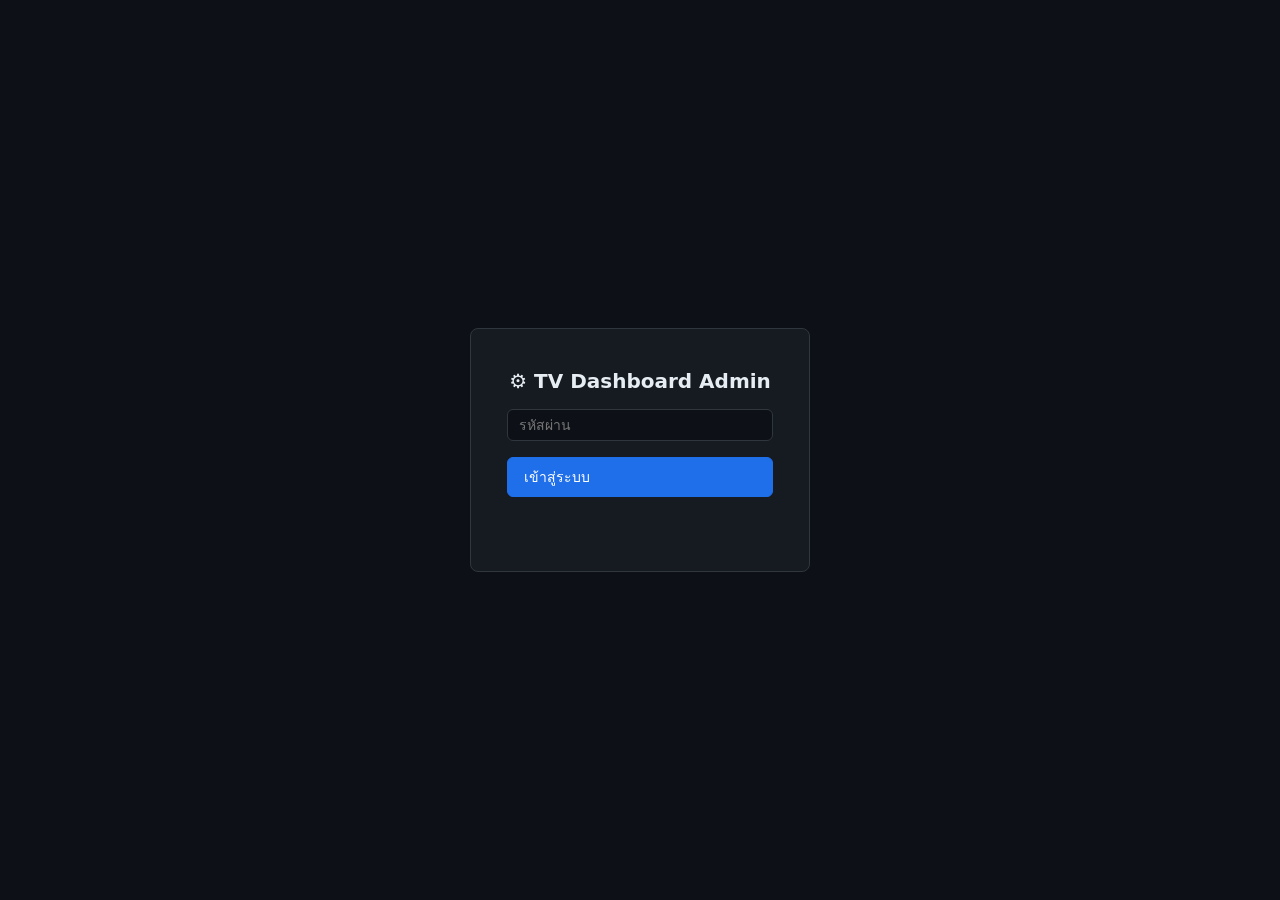
<file: frontend/admin/index.html>
<!DOCTYPE html>
<html lang="th">
<head>
  <meta charset="UTF-8">
  <meta name="viewport" content="width=device-width, initial-scale=1.0">
  <title>Admin — TV Dashboard</title>
  <style>
    *, *::before, *::after { box-sizing: border-box; margin: 0; padding: 0; }

    :root {
      --bg:       #0d1117;
      --surface:  #161b22;
      --border:   #30363d;
      --text:     #e6edf3;
      --muted:    #8b949e;
      --accent:   #1f6feb;
      --success:  #238636;
      --danger:   #da3633;
      --radius:   8px;
    }

    body {
      background: var(--bg);
      color: var(--text);
      font-family: 'Segoe UI', system-ui, -apple-system, sans-serif;
      font-size: 15px;
      min-height: 100vh;
    }

    /* ── Login ── */
    #login-screen {
      display: flex;
      flex-direction: column;
      align-items: center;
      justify-content: center;
      min-height: 100vh;
      gap: 16px;
    }

    #login-box {
      background: var(--surface);
      border: 1px solid var(--border);
      border-radius: var(--radius);
      padding: 40px 36px;
      width: 340px;
      display: flex;
      flex-direction: column;
      gap: 16px;
    }

    #login-box h1 {
      font-size: 20px;
      font-weight: 600;
      text-align: center;
    }

    #login-error {
      color: var(--danger);
      font-size: 13px;
      text-align: center;
      min-height: 18px;
    }

    /* ── Config screen ── */
    #config-screen { display: none; }

    header {
      background: var(--surface);
      border-bottom: 1px solid var(--border);
      padding: 14px 28px;
      display: flex;
      align-items: center;
      justify-content: space-between;
    }

    header h1 { font-size: 18px; font-weight: 600; }

    main {
      max-width: 760px;
      margin: 0 auto;
      padding: 32px 20px 60px;
      display: flex;
      flex-direction: column;
      gap: 28px;
    }

    .card {
      background: var(--surface);
      border: 1px solid var(--border);
      border-radius: var(--radius);
      padding: 24px;
    }

    .card h2 {
      font-size: 15px;
      font-weight: 600;
      color: var(--muted);
      text-transform: uppercase;
      letter-spacing: .5px;
      margin-bottom: 20px;
      padding-bottom: 12px;
      border-bottom: 1px solid var(--border);
    }

    .field-row {
      display: flex;
      align-items: center;
      gap: 12px;
      margin-bottom: 16px;
    }

    .field-row label {
      width: 240px;
      flex-shrink: 0;
      font-size: 14px;
    }

    .field-row small {
      display: block;
      color: var(--muted);
      font-size: 12px;
      margin-top: 4px;
    }

    /* ── Inputs ── */
    input[type="text"],
    input[type="password"],
    input[type="date"],
    input[type="number"] {
      background: var(--bg);
      border: 1px solid var(--border);
      border-radius: 6px;
      color: var(--text);
      font-size: 14px;
      padding: 7px 11px;
      outline: none;
      transition: border-color .15s;
    }

    input[type="text"]:focus,
    input[type="password"]:focus,
    input[type="date"]:focus,
    input[type="number"]:focus { border-color: var(--accent); }

    input[type="date"] { width: 160px; }
    input[type="number"] { width: 80px; text-align: center; }
    input[type="color"] {
      width: 36px; height: 32px;
      border: 1px solid var(--border);
      border-radius: 6px;
      padding: 2px;
      background: var(--bg);
      cursor: pointer;
    }

    /* ── Buttons ── */
    .btn {
      display: inline-flex;
      align-items: center;
      gap: 6px;
      padding: 8px 16px;
      border-radius: 6px;
      border: 1px solid transparent;
      font-size: 14px;
      font-weight: 500;
      cursor: pointer;
      transition: opacity .15s;
    }
    .btn:hover { opacity: .85; }
    .btn:active { opacity: .7; }

    .btn-primary  { background: var(--accent);  color: #fff; border-color: var(--accent); }
    .btn-success  { background: var(--success); color: #fff; border-color: var(--success); }
    .btn-danger   { background: transparent;    color: var(--danger); border-color: var(--danger); }
    .btn-ghost    { background: transparent;    color: var(--text);   border-color: var(--border); }
    .btn-sm       { padding: 4px 10px; font-size: 13px; }
    .btn-logout   { background: transparent; color: var(--muted); border-color: var(--border); padding: 6px 14px; }

    /* ── Routes list ── */
    #routes-list { display: flex; flex-direction: column; gap: 10px; }

    .route-row {
      display: flex;
      align-items: center;
      gap: 10px;
      background: var(--bg);
      border: 1px solid var(--border);
      border-radius: 6px;
      padding: 10px 12px;
    }

    .route-row .drag-handle {
      color: var(--muted);
      cursor: grab;
      font-size: 16px;
      user-select: none;
      flex-shrink: 0;
    }

    .route-row input[type="text"] { flex: 1; min-width: 0; }
    .route-row .icon-input        { width: 56px; text-align: center; font-size: 18px; }

    .route-row .move-btns {
      display: flex;
      flex-direction: column;
      gap: 2px;
    }

    .move-btn {
      background: transparent;
      border: 1px solid var(--border);
      border-radius: 4px;
      color: var(--muted);
      cursor: pointer;
      font-size: 11px;
      line-height: 1;
      padding: 2px 5px;
      transition: color .15s;
    }
    .move-btn:hover { color: var(--text); }

    /* ── Save bar ── */
    #save-bar {
      position: fixed;
      bottom: 0; left: 0; right: 0;
      background: var(--surface);
      border-top: 1px solid var(--border);
      padding: 14px 28px;
      display: flex;
      align-items: center;
      justify-content: flex-end;
      gap: 16px;
    }

    #save-status {
      font-size: 13px;
      color: var(--success);
    }

    #save-status.error { color: var(--danger); }
  </style>
</head>
<body>

<!-- ── Login ── -->
<div id="login-screen">
  <div id="login-box">
    <h1>⚙ TV Dashboard Admin</h1>
    <input type="password" id="pw-input" placeholder="รหัสผ่าน" onkeydown="if(event.key==='Enter')login()">
    <button class="btn btn-primary" onclick="login()">เข้าสู่ระบบ</button>
    <div id="login-error"></div>
  </div>
</div>

<!-- ── Config ── -->
<div id="config-screen">
  <header>
    <h1>⚙ ตั้งค่าระบบ — TV Dashboard</h1>
    <button class="btn btn-logout" onclick="logout()">ออกจากระบบ</button>
  </header>

  <main>
    <!-- Date From -->
    <div class="card">
      <h2>ช่วงเวลาข้อมูล</h2>
      <div class="field-row">
        <label>
          วันที่เริ่มต้น (DATE_FROM)
          <small>TV ทุกหน้าจะดึงข้อมูลตั้งแต่วันนี้ เปลี่ยนต้นเดือนใหม่ทุกครั้ง</small>
        </label>
        <input type="date" id="date-from">
      </div>
    </div>

    <!-- Sales TV -->
    <div class="card">
      <h2>Sales TV</h2>
      <div class="field-row">
        <label>
          ซ่อน SO ที่ทำบิลแล้วหลัง
          <small>SO ที่ mark "ทำบิลจริงแล้ว" จะหายออกจาก TV หลังจากเวลานี้</small>
        </label>
        <input type="number" id="billed-hours" min="1" max="168" value="24">
        <span style="color:var(--muted);font-size:14px">ชั่วโมง</span>
      </div>
    </div>

    <!-- Routes -->
    <div class="card">
      <h2>เส้นทางจัดส่ง</h2>
      <div id="routes-list"></div>
      <div style="margin-top:14px">
        <button class="btn btn-ghost" onclick="addRoute()">+ เพิ่มเส้นทาง</button>
      </div>
    </div>
  </main>

  <div id="save-bar">
    <span id="save-status"></span>
    <button class="btn btn-success" onclick="saveConfig()">💾 บันทึกการตั้งค่า</button>
  </div>
</div>

<script>
  const TOKEN_KEY = 'admin_token';
  let token = sessionStorage.getItem(TOKEN_KEY) || '';

  // ── Auth ──────────────────────────────────────────────────────────────────

  async function login() {
    const pw = document.getElementById('pw-input').value;
    const err = document.getElementById('login-error');
    err.textContent = '';
    try {
      const res = await fetch('/api/admin/login', {
        method: 'POST',
        headers: { 'Content-Type': 'application/json' },
        body: JSON.stringify({ password: pw }),
      });
      if (!res.ok) { err.textContent = 'รหัสผ่านไม่ถูกต้อง'; return; }
      const data = await res.json();
      token = data.token;
      sessionStorage.setItem(TOKEN_KEY, token);
      showConfig();
    } catch {
      err.textContent = 'เชื่อมต่อ server ไม่ได้';
    }
  }

  function logout() {
    sessionStorage.removeItem(TOKEN_KEY);
    token = '';
    document.getElementById('login-screen').style.display = 'flex';
    document.getElementById('config-screen').style.display = 'none';
    document.getElementById('pw-input').value = '';
  }

  // ── Load config ───────────────────────────────────────────────────────────

  async function showConfig() {
    document.getElementById('login-screen').style.display = 'none';
    document.getElementById('config-screen').style.display = 'block';
    await loadConfig();
  }

  async function loadConfig() {
    try {
      const res = await fetch('/api/admin/config', {
        headers: { 'X-Admin-Token': token },
      });
      if (res.status === 401) { logout(); return; }
      const cfg = await res.json();
      document.getElementById('date-from').value = cfg.date_from || '';
      document.getElementById('billed-hours').value = cfg.billed_hide_hours ?? 24;
      renderRoutes(cfg.routes || []);
    } catch {
      setStatus('โหลด config ไม่ได้', true);
    }
  }

  // ── Routes ────────────────────────────────────────────────────────────────

  function renderRoutes(routes) {
    const list = document.getElementById('routes-list');
    list.innerHTML = '';
    routes.forEach((r, i) => list.appendChild(makeRouteRow(r, i, routes.length)));
  }

  function makeRouteRow(r, idx, total) {
    const row = document.createElement('div');
    row.className = 'route-row';
    row.dataset.idx = idx;

    row.innerHTML = `
      <span class="drag-handle" title="ลาก">⠿</span>
      <input type="text" class="r-name" placeholder="ชื่อเส้นทาง" value="${escHtml(r.name)}">
      <input type="color" class="r-color" value="${r.color || '#555555'}" title="สี">
      <input type="text" class="r-icon icon-input" placeholder="🏙️" value="${escHtml(r.icon || '')}">
      <div class="move-btns">
        <button class="move-btn" onclick="moveRoute(${idx},-1)" ${idx===0?'disabled':''}>▲</button>
        <button class="move-btn" onclick="moveRoute(${idx}, 1)" ${idx===total-1?'disabled':''}>▼</button>
      </div>
      <button class="btn btn-danger btn-sm" onclick="removeRoute(${idx})">ลบ</button>
    `;
    return row;
  }

  function getRoutes() {
    return [...document.querySelectorAll('.route-row')].map(row => ({
      name:  row.querySelector('.r-name').value.trim(),
      color: row.querySelector('.r-color').value,
      icon:  row.querySelector('.r-icon').value.trim(),
    }));
  }

  function addRoute() {
    const routes = getRoutes();
    routes.push({ name: '', color: '#555555', icon: '📦' });
    renderRoutes(routes);
  }

  function removeRoute(idx) {
    const routes = getRoutes();
    routes.splice(idx, 1);
    renderRoutes(routes);
  }

  function moveRoute(idx, dir) {
    const routes = getRoutes();
    const target = idx + dir;
    if (target < 0 || target >= routes.length) return;
    [routes[idx], routes[target]] = [routes[target], routes[idx]];
    renderRoutes(routes);
  }

  // ── Save ──────────────────────────────────────────────────────────────────

  async function saveConfig() {
    setStatus('');
    const routes = getRoutes().filter(r => r.name);
    if (!routes.length) { setStatus('ต้องมีเส้นทางอย่างน้อย 1 เส้นทาง', true); return; }

    const body = {
      date_from:         document.getElementById('date-from').value,
      billed_hide_hours: parseInt(document.getElementById('billed-hours').value) || 24,
      routes,
    };

    if (!body.date_from) { setStatus('กรุณาเลือกวันที่เริ่มต้น', true); return; }

    try {
      const res = await fetch('/api/admin/config', {
        method: 'POST',
        headers: { 'Content-Type': 'application/json', 'X-Admin-Token': token },
        body: JSON.stringify(body),
      });
      if (res.status === 401) { logout(); return; }
      if (!res.ok) { setStatus('บันทึกไม่สำเร็จ', true); return; }
      setStatus('✓ บันทึกเรียบร้อย');
      setTimeout(() => setStatus(''), 3000);
    } catch {
      setStatus('เชื่อมต่อ server ไม่ได้', true);
    }
  }

  function setStatus(msg, isError = false) {
    const el = document.getElementById('save-status');
    el.textContent = msg;
    el.className = isError ? 'error' : '';
  }

  function escHtml(s) {
    return String(s).replace(/&/g,'&amp;').replace(/"/g,'&quot;').replace(/</g,'&lt;');
  }

  // ── Init ──────────────────────────────────────────────────────────────────

  if (token) {
    showConfig();
  }
</script>
</body>
</html>
</file>
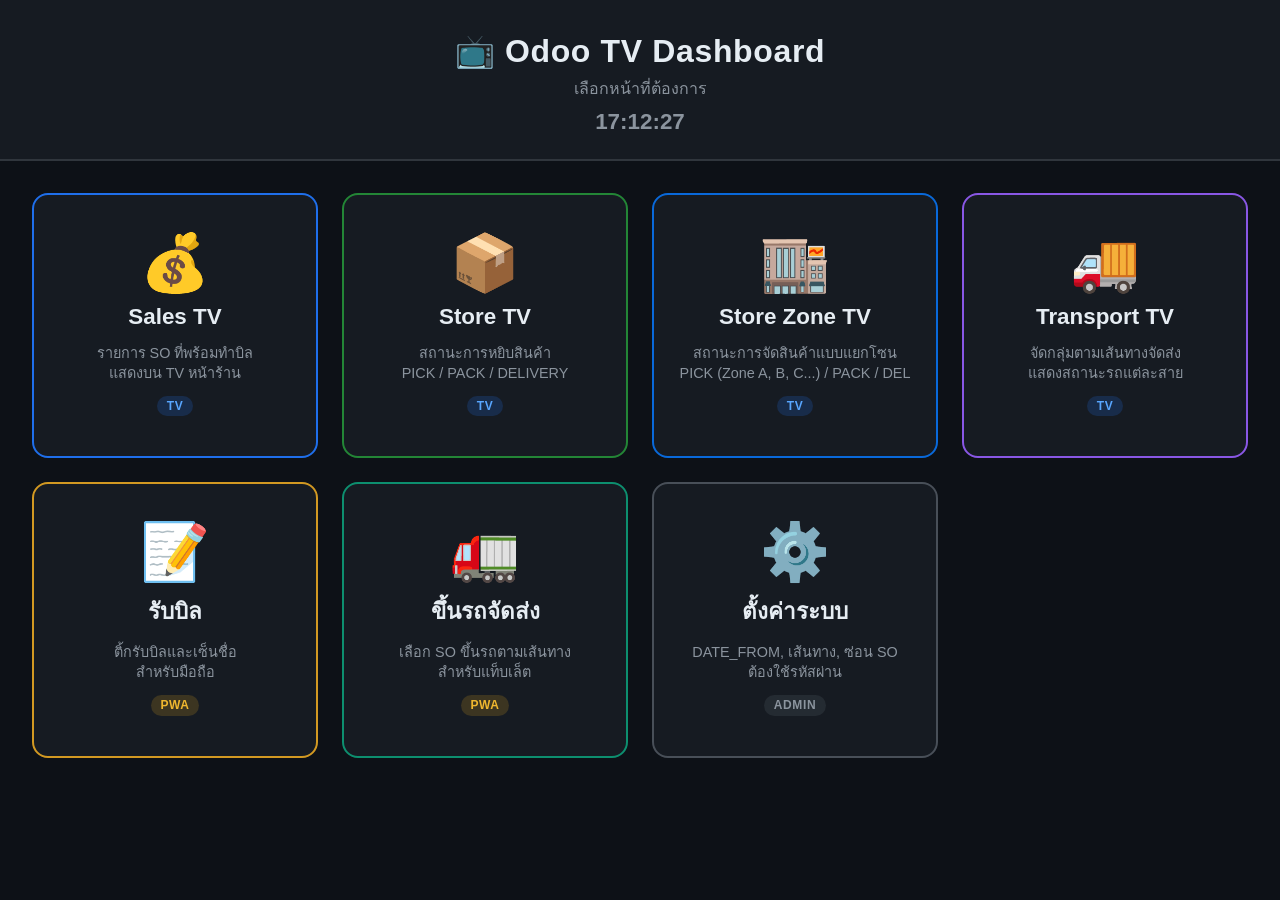
<file: frontend/home/index.html>
<!DOCTYPE html>
<html lang="th">
<head>
  <meta charset="UTF-8">
  <meta name="viewport" content="width=device-width, initial-scale=1.0">
  <title>Odoo TV Dashboard</title>
  <style>
    :root {
      --bg: #0d1117;
      --surface: #161b22;
      --border: #30363d;
      --text: #e6edf3;
      --muted: #8b949e;
    }

    * { box-sizing: border-box; margin: 0; padding: 0; }

    body {
      background: var(--bg);
      color: var(--text);
      font-family: 'Segoe UI', Tahoma, sans-serif;
      min-height: 100vh;
      display: flex;
      flex-direction: column;
    }

    header {
      padding: 2rem 2rem 1.5rem;
      text-align: center;
      background: var(--surface);
      border-bottom: 2px solid #30363d;
    }

    header h1 {
      font-size: 2rem;
      font-weight: 700;
      color: var(--text);
      letter-spacing: 0.02em;
    }

    header p {
      margin-top: 0.4rem;
      color: var(--muted);
      font-size: 1rem;
    }

    #clock {
      margin-top: 0.5rem;
      font-size: 1.4rem;
      font-weight: bold;
      font-variant-numeric: tabular-nums;
      color: var(--muted);
    }

    main {
      flex: 1;
      display: grid;
      grid-template-columns: repeat(auto-fit, minmax(280px, 1fr));
      gap: 1.5rem;
      padding: 2rem;
      max-width: 1400px;
      width: 100%;
      margin: 0 auto;
      align-content: start;
    }

    a.card {
      display: flex;
      flex-direction: column;
      align-items: center;
      justify-content: center;
      gap: 0.8rem;
      padding: 2.5rem 1.5rem;
      background: var(--surface);
      border: 2px solid var(--border);
      border-radius: 16px;
      text-decoration: none;
      color: var(--text);
      transition: transform 0.15s, border-color 0.15s, box-shadow 0.15s;
      cursor: pointer;
      min-height: 200px;
    }

    a.card:hover {
      transform: translateY(-4px);
      box-shadow: 0 8px 32px rgba(0,0,0,0.4);
    }

    a.card:active {
      transform: translateY(-1px);
    }

    /* สีต่างกันแต่ละ card */
    a.card.sales  { border-color: #1f6feb; }
    a.card.sales:hover  { border-color: #58a6ff; box-shadow: 0 8px 32px rgba(31,111,235,0.3); }

    a.card.store  { border-color: #238636; }
    a.card.store:hover  { border-color: #3fb950; box-shadow: 0 8px 32px rgba(35,134,54,0.3); }

    a.card.store-zone  { border-color: #0969da; }
    a.card.store-zone:hover  { border-color: #58a6ff; box-shadow: 0 8px 32px rgba(9,105,218,0.35); }

    a.card.transport { border-color: #8957e5; }
    a.card.transport:hover { border-color: #a371f7; box-shadow: 0 8px 32px rgba(137,87,229,0.3); }

    a.card.mobile { border-color: #d29922; }
    a.card.mobile:hover { border-color: #f0b72f; box-shadow: 0 8px 32px rgba(210,153,34,0.3); }

    a.card.tablet { border-color: #0d8f6f; }
    a.card.tablet:hover { border-color: #1abc9c; box-shadow: 0 8px 32px rgba(13,143,111,0.3); }

    a.card.admin { border-color: #484f58; }
    a.card.admin:hover { border-color: #8b949e; box-shadow: 0 8px 32px rgba(72,79,88,0.3); }

    .card-icon {
      font-size: 3.5rem;
      line-height: 1;
    }

    .card-title {
      font-size: 1.4rem;
      font-weight: 700;
      text-align: center;
    }

    .card-desc {
      font-size: 0.9rem;
      color: var(--muted);
      text-align: center;
      line-height: 1.4;
    }

    .card-badge {
      font-size: 0.75rem;
      padding: 0.2rem 0.6rem;
      border-radius: 20px;
      font-weight: 600;
      letter-spacing: 0.05em;
      text-transform: uppercase;
    }

    .badge-tv      { background: rgba(31,111,235,0.2);  color: #58a6ff; }
    .badge-pwa     { background: rgba(210,153,34,0.2);  color: #f0b72f; }
    .badge-admin   { background: rgba(72,79,88,0.3);    color: #8b949e; }
  </style>
</head>
<body>
  <header>
    <h1>📺 Odoo TV Dashboard</h1>
    <p>เลือกหน้าที่ต้องการ</p>
    <div id="clock"></div>
  </header>

  <main>
    <a class="card sales" href="/sales">
      <div class="card-icon">💰</div>
      <div class="card-title">Sales TV</div>
      <div class="card-desc">รายการ SO ที่พร้อมทำบิล<br>แสดงบน TV หน้าร้าน</div>
      <span class="card-badge badge-tv">TV</span>
    </a>

    <a class="card store" href="/store">
      <div class="card-icon">📦</div>
      <div class="card-title">Store TV</div>
      <div class="card-desc">สถานะการหยิบสินค้า<br>PICK / PACK / DELIVERY</div>
      <span class="card-badge badge-tv">TV</span>
    </a>

    <a class="card store-zone" href="/store-zone">
      <div class="card-icon">🏬</div>
      <div class="card-title">Store Zone TV</div>
      <div class="card-desc">สถานะการจัดสินค้าแบบแยกโซน<br>PICK (Zone A, B, C...) / PACK / DEL</div>
      <span class="card-badge badge-tv">TV</span>
    </a>

    <a class="card transport" href="/transport">
      <div class="card-icon">🚚</div>
      <div class="card-title">Transport TV</div>
      <div class="card-desc">จัดกลุ่มตามเส้นทางจัดส่ง<br>แสดงสถานะรถแต่ละสาย</div>
      <span class="card-badge badge-tv">TV</span>
    </a>

    <a class="card mobile" href="/mobile/receive-bill">
      <div class="card-icon">📝</div>
      <div class="card-title">รับบิล</div>
      <div class="card-desc">ติ้กรับบิลและเซ็นชื่อ<br>สำหรับมือถือ</div>
      <span class="card-badge badge-pwa">PWA</span>
    </a>

    <a class="card tablet" href="/tablet/dispatch">
      <div class="card-icon">🚛</div>
      <div class="card-title">ขึ้นรถจัดส่ง</div>
      <div class="card-desc">เลือก SO ขึ้นรถตามเส้นทาง<br>สำหรับแท็บเล็ต</div>
      <span class="card-badge badge-pwa">PWA</span>
    </a>

    <a class="card admin" href="/admin">
      <div class="card-icon">⚙️</div>
      <div class="card-title">ตั้งค่าระบบ</div>
      <div class="card-desc">DATE_FROM, เส้นทาง, ซ่อน SO<br>ต้องใช้รหัสผ่าน</div>
      <span class="card-badge badge-admin">ADMIN</span>
    </a>
  </main>

  <script>
    function updateClock() {
      const now = new Date();
      document.getElementById('clock').textContent = now.toLocaleTimeString('th-TH', {
        hour: '2-digit', minute: '2-digit', second: '2-digit', hour12: false
      });
    }
    updateClock();
    setInterval(updateClock, 1000);
  </script>
</body>
</html>
</file>
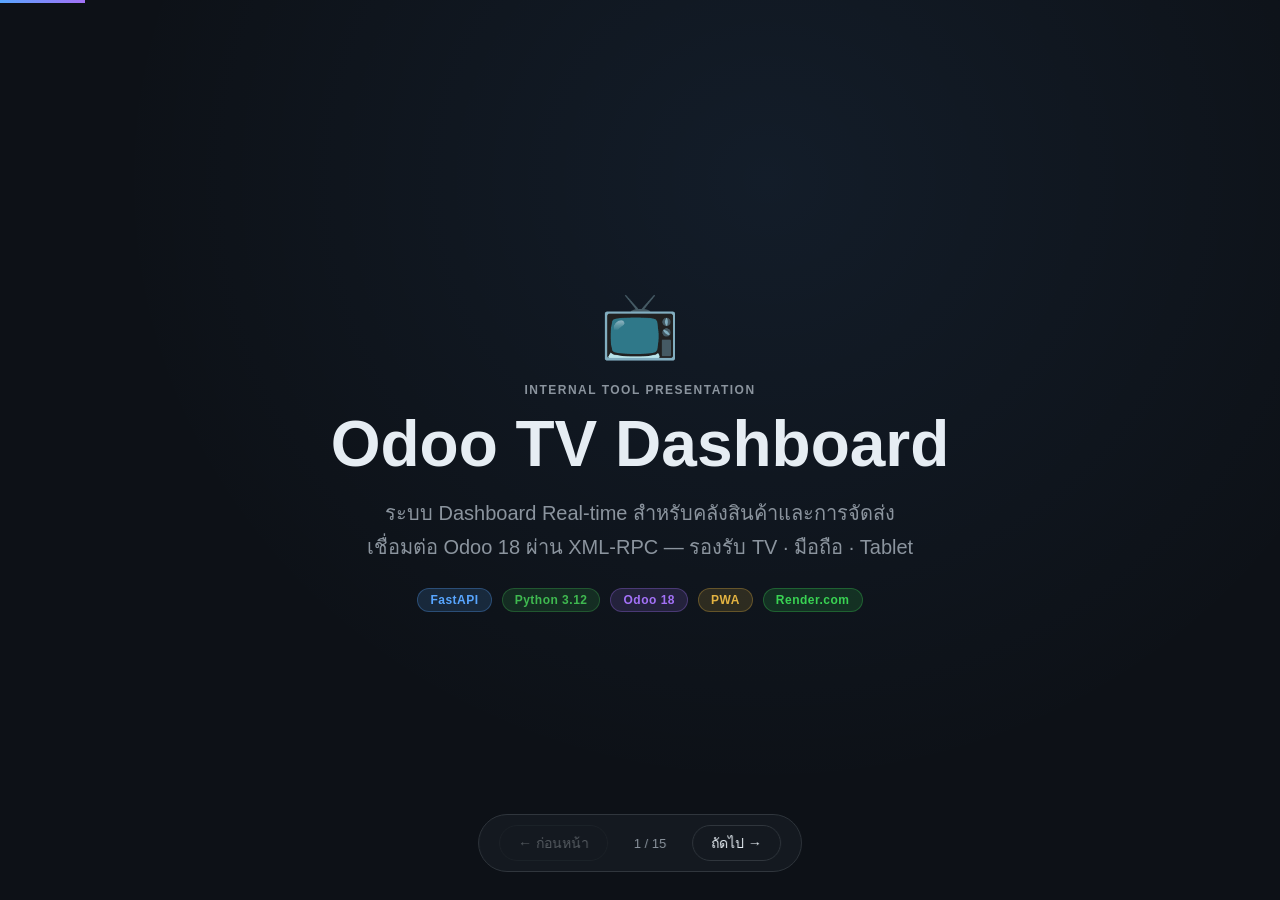
<file: presentation.html>
<!DOCTYPE html>
<html lang="th">
<head>
<meta charset="UTF-8">
<meta name="viewport" content="width=device-width, initial-scale=1.0">
<title>Odoo TV Dashboard — Presentation</title>
<style>
  :root {
    --bg: #0d1117;
    --surface: #161b22;
    --border: #30363d;
    --text: #e6edf3;
    --muted: #8b949e;
    --blue: #58a6ff;
    --green: #3fb950;
    --purple: #a371f7;
    --gold: #e3b341;
    --teal: #39d353;
    --red: #f85149;
    --orange: #db6d28;
  }

  * { box-sizing: border-box; margin: 0; padding: 0; }

  body {
    font-family: 'Segoe UI', 'Helvetica Neue', sans-serif;
    background: var(--bg);
    color: var(--text);
    height: 100vh;
    overflow: hidden;
    user-select: none;
  }

  /* ── SLIDE CONTAINER ── */
  .deck { width: 100%; height: 100vh; position: relative; }

  .slide {
    position: absolute; inset: 0;
    display: none;
    flex-direction: column;
    justify-content: center;
    align-items: center;
    padding: 60px 80px;
    animation: fadeIn .35s ease;
  }
  .slide.active { display: flex; }

  @keyframes fadeIn { from { opacity: 0; transform: translateY(12px); } to { opacity: 1; transform: none; } }

  /* ── NAVIGATION ── */
  .nav {
    position: fixed;
    bottom: 28px; left: 50%; transform: translateX(-50%);
    display: flex; gap: 12px; align-items: center;
    background: rgba(22,27,34,.9);
    border: 1px solid var(--border);
    border-radius: 40px;
    padding: 10px 20px;
    backdrop-filter: blur(12px);
    z-index: 100;
  }
  .nav button {
    background: none; border: 1px solid var(--border);
    color: var(--text); border-radius: 20px;
    padding: 6px 18px; cursor: pointer; font-size: 14px;
    transition: background .15s;
  }
  .nav button:hover { background: var(--surface); }
  .nav button:disabled { opacity: .3; cursor: default; }
  .nav .counter { color: var(--muted); font-size: 13px; min-width: 60px; text-align: center; }

  /* ── PROGRESS BAR ── */
  .progress {
    position: fixed; top: 0; left: 0; height: 3px;
    background: linear-gradient(90deg, var(--blue), var(--purple));
    transition: width .3s ease;
    z-index: 200;
  }

  /* ── SLIDE NUMBER ── */
  .slide-no {
    position: fixed; top: 16px; right: 24px;
    font-size: 12px; color: var(--muted);
  }

  /* ── TYPOGRAPHY ── */
  .tag {
    font-size: 12px; font-weight: 600; letter-spacing: 1.5px;
    text-transform: uppercase; color: var(--muted);
    margin-bottom: 12px;
  }
  h1 { font-size: clamp(32px, 5vw, 64px); font-weight: 800; line-height: 1.1; text-align: center; }
  h2 { font-size: clamp(24px, 3.5vw, 44px); font-weight: 700; line-height: 1.2; }
  h3 { font-size: clamp(18px, 2.5vw, 28px); font-weight: 600; }
  p  { font-size: clamp(14px, 1.6vw, 18px); color: var(--muted); line-height: 1.7; }
  .center { text-align: center; }
  .highlight { color: var(--blue); }
  .gap { margin-top: 24px; }
  .gap-sm { margin-top: 12px; }

  /* ── BADGE ── */
  .badge {
    display: inline-block; padding: 4px 12px; border-radius: 20px;
    font-size: 12px; font-weight: 600; letter-spacing: .5px;
  }
  .badge-blue   { background: rgba(88,166,255,.15); color: var(--blue); border: 1px solid rgba(88,166,255,.3); }
  .badge-green  { background: rgba(63,185,80,.15);  color: var(--green); border: 1px solid rgba(63,185,80,.3); }
  .badge-purple { background: rgba(163,113,247,.15); color: var(--purple); border: 1px solid rgba(163,113,247,.3); }
  .badge-gold   { background: rgba(227,179,65,.15); color: var(--gold); border: 1px solid rgba(227,179,65,.3); }
  .badge-teal   { background: rgba(57,211,83,.15);  color: var(--teal); border: 1px solid rgba(57,211,83,.3); }

  /* ── CARD GRID ── */
  .grid { display: grid; gap: 16px; width: 100%; }
  .grid-2 { grid-template-columns: repeat(2, 1fr); }
  .grid-3 { grid-template-columns: repeat(3, 1fr); }
  .grid-4 { grid-template-columns: repeat(4, 1fr); }

  .card {
    background: var(--surface);
    border: 1px solid var(--border);
    border-radius: 12px;
    padding: 20px 22px;
  }
  .card .card-icon { font-size: 28px; margin-bottom: 10px; }
  .card h4 { font-size: 15px; font-weight: 600; margin-bottom: 6px; }
  .card p  { font-size: 13px; color: var(--muted); }

  /* colored left-border card */
  .card-line { border-left: 4px solid; }
  .card-line.blue   { border-color: var(--blue); }
  .card-line.green  { border-color: var(--green); }
  .card-line.purple { border-color: var(--purple); }
  .card-line.gold   { border-color: var(--gold); }
  .card-line.teal   { border-color: var(--teal); }
  .card-line.red    { border-color: var(--red); }
  .card-line.orange { border-color: var(--orange); }

  /* ── STEP LIST ── */
  .steps { list-style: none; width: 100%; }
  .steps li {
    display: flex; align-items: flex-start; gap: 14px;
    padding: 12px 16px;
    border-bottom: 1px solid var(--border);
    font-size: 15px;
  }
  .steps li:last-child { border-bottom: none; }
  .step-num {
    min-width: 28px; height: 28px;
    border-radius: 50%; display: flex; align-items: center; justify-content: center;
    font-size: 12px; font-weight: 700;
    background: rgba(88,166,255,.2); color: var(--blue);
    flex-shrink: 0; margin-top: 1px;
  }
  .steps li strong { color: var(--text); }
  .steps li span   { color: var(--muted); font-size: 13px; margin-left: 4px; }

  /* ── TABLE ── */
  .tbl { width: 100%; border-collapse: collapse; font-size: 14px; }
  .tbl th {
    text-align: left; padding: 10px 14px;
    background: rgba(88,166,255,.08);
    color: var(--blue); font-size: 12px; letter-spacing: .5px;
    border-bottom: 1px solid var(--border);
  }
  .tbl td { padding: 10px 14px; border-bottom: 1px solid var(--border); color: var(--muted); }
  .tbl td:first-child { color: var(--text); font-weight: 500; }
  .tbl tr:last-child td { border-bottom: none; }

  /* ── FLOW DIAGRAM ── */
  .flow {
    display: flex; align-items: center; gap: 8px;
    flex-wrap: wrap; justify-content: center;
  }
  .flow-box {
    background: var(--surface); border: 1px solid var(--border);
    border-radius: 8px; padding: 10px 16px;
    font-size: 13px; font-weight: 600;
    text-align: center;
  }
  .flow-arrow { color: var(--muted); font-size: 18px; }

  /* ── BIG STAT ── */
  .stats { display: flex; gap: 32px; justify-content: center; flex-wrap: wrap; }
  .stat { text-align: center; }
  .stat-num {
    font-size: clamp(40px, 6vw, 72px); font-weight: 800;
    line-height: 1; background: linear-gradient(135deg, var(--blue), var(--purple));
    -webkit-background-clip: text; -webkit-text-fill-color: transparent;
  }
  .stat-label { color: var(--muted); font-size: 14px; margin-top: 6px; }

  /* ── TITLE SLIDE SPECIFIC ── */
  .title-logo { font-size: 64px; margin-bottom: 20px; }
  .subtitle { font-size: clamp(14px, 2vw, 20px); color: var(--muted); margin-top: 16px; max-width: 650px; text-align: center; }
  .badge-row { display: flex; gap: 10px; flex-wrap: wrap; justify-content: center; margin-top: 24px; }

  /* ── SPLIT LAYOUT ── */
  .split { display: grid; grid-template-columns: 1fr 1fr; gap: 40px; width: 100%; align-items: start; }
  .split-3 { display: grid; grid-template-columns: 1fr 1.6fr; gap: 40px; width: 100%; align-items: start; }

  /* ── CHECKMARK LIST ── */
  .checks { list-style: none; }
  .checks li { padding: 8px 0; font-size: 15px; border-bottom: 1px solid var(--border); display: flex; align-items: flex-start; gap: 10px; }
  .checks li:last-child { border-bottom: none; }
  .checks li::before { content: '✓'; color: var(--green); font-weight: 700; flex-shrink: 0; margin-top: 1px; }

  /* ── ARCHITECTURE ── */
  .arch-row { display: flex; gap: 0; width: 100%; border-radius: 10px; overflow: hidden; border: 1px solid var(--border); }
  .arch-col { flex: 1; padding: 16px; background: var(--surface); border-right: 1px solid var(--border); }
  .arch-col:last-child { border-right: none; }
  .arch-col h5 { font-size: 11px; text-transform: uppercase; letter-spacing: 1px; color: var(--muted); margin-bottom: 10px; }
  .arch-item { font-size: 13px; padding: 4px 0; }

  /* ── PHONE MOCKUP ── */
  .mockup-row { display: flex; gap: 24px; justify-content: center; align-items: flex-start; flex-wrap: wrap; margin-top: 8px; }
  .mockup {
    background: var(--surface); border: 2px solid var(--border);
    border-radius: 16px; padding: 16px; width: 220px;
    font-size: 13px;
  }
  .mockup-title { font-size: 12px; color: var(--muted); text-align: center; margin-bottom: 10px; text-transform: uppercase; letter-spacing: .5px; }
  .mockup-screen { background: var(--bg); border-radius: 8px; padding: 12px; min-height: 140px; }
  .mockup-btn {
    display: block; width: 100%; padding: 8px;
    border-radius: 6px; text-align: center;
    font-size: 12px; font-weight: 600; margin-top: 6px;
  }
  .btn-blue   { background: rgba(88,166,255,.2); color: var(--blue); }
  .btn-green  { background: rgba(63,185,80,.2);  color: var(--green); }
  .btn-purple { background: rgba(163,113,247,.2); color: var(--purple); }

  /* ── SLIDE BACKGROUNDS ── */
  .slide-1  { background: radial-gradient(ellipse at 60% 20%, rgba(88,166,255,.08) 0%, transparent 60%), var(--bg); }
  .slide-end{ background: radial-gradient(ellipse at 40% 60%, rgba(163,113,247,.1) 0%, transparent 60%), var(--bg); }
</style>
</head>
<body>

<div class="progress" id="progress"></div>
<div class="slide-no" id="slideNo"></div>

<div class="deck" id="deck">

  <!-- ══ SLIDE 1: TITLE ══════════════════════════════════════════════════════ -->
  <div class="slide slide-1 active">
    <div class="title-logo">📺</div>
    <div class="tag">Internal Tool Presentation</div>
    <h1>Odoo TV Dashboard</h1>
    <p class="subtitle">
      ระบบ Dashboard Real-time สำหรับคลังสินค้าและการจัดส่ง<br>
      เชื่อมต่อ Odoo 18 ผ่าน XML-RPC — รองรับ TV · มือถือ · Tablet
    </p>
    <div class="badge-row">
      <span class="badge badge-blue">FastAPI</span>
      <span class="badge badge-green">Python 3.12</span>
      <span class="badge badge-purple">Odoo 18</span>
      <span class="badge badge-gold">PWA</span>
      <span class="badge badge-teal">Render.com</span>
    </div>
  </div>

  <!-- ══ SLIDE 2: ปัญหาก่อนมีระบบ ════════════════════════════════════════════ -->
  <div class="slide">
    <div class="tag">Context</div>
    <h2>ปัญหาก่อนมีระบบนี้</h2>
    <div class="gap"></div>
    <div class="grid grid-2" style="max-width:860px;">
      <div class="card card-line red">
        <div class="card-icon">📋</div>
        <h4>ไม่รู้ว่าบิลไหนพร้อมส่งออก</h4>
        <p>ต้องเปิด Odoo เช็กทีละ SO ไม่มีหน้ารวมสถานะ</p>
      </div>
      <div class="card card-line red">
        <div class="card-icon">🔄</div>
        <h4>ขั้นตอนรับบิลไม่มีหลักฐาน</h4>
        <p>ส่งบิลปากเปล่า ไม่มีลายเซ็น ไม่มีเลขที่เอกสาร</p>
      </div>
      <div class="card card-line red">
        <div class="card-icon">🚛</div>
        <h4>ยืนยันขึ้นรถไม่มีเอกสาร</h4>
        <p>จำกันเอง ไม่มีบันทึกรถ/คนขับ/เวลาออกรถ</p>
      </div>
      <div class="card card-line red">
        <div class="card-icon">⚠️</div>
        <h4>Pick ≠ Pack ไม่รู้ทันที</h4>
        <p>ยอดผิดพลาดค้นพบช้า ต้องมานับซ้ำ</p>
      </div>
    </div>
  </div>

  <!-- ══ SLIDE 3: SYSTEM OVERVIEW ══════════════════════════════════════════ -->
  <div class="slide">
    <div class="tag">System Overview</div>
    <h2>ระบบทำอะไรได้บ้าง</h2>
    <div class="gap"></div>
    <div class="grid grid-3" style="max-width:960px;">
      <div class="card card-line blue">
        <div class="card-icon">📺</div>
        <h4>3 หน้า TV Dashboard</h4>
        <p>Sales · Store · Transport แสดงสถานะ Real-time รีเฟรชทุก 10 วิ</p>
      </div>
      <div class="card card-line gold">
        <div class="card-icon">📱</div>
        <h4>Mobile รับบิล (PWA)</h4>
        <p>เซ็น + ยืนยัน → สร้างเอกสาร IT2026/XXXX ใน Odoo อัตโนมัติ</p>
      </div>
      <div class="card card-line teal">
        <div class="card-icon">📟</div>
        <h4>Tablet ขึ้นรถ (PWA)</h4>
        <p>เลือก SO → ยืนยัน → PDF + เอกสาร DT2026/XXXX ใน Odoo อัตโนมัติ</p>
      </div>
    </div>
    <div class="gap"></div>
    <div class="arch-row" style="max-width:960px;">
      <div class="arch-col">
        <h5>Frontend</h5>
        <div class="arch-item">🖥️ Sales TV</div>
        <div class="arch-item">🏪 Store TV</div>
        <div class="arch-item">🚚 Transport TV</div>
        <div class="arch-item">📱 Mobile PWA</div>
        <div class="arch-item">📟 Tablet PWA</div>
      </div>
      <div class="arch-col">
        <h5>Backend (FastAPI)</h5>
        <div class="arch-item">sales_service.py</div>
        <div class="arch-item">store_service.py</div>
        <div class="arch-item">transport_service.py</div>
        <div class="arch-item">bill_receipt_service.py</div>
        <div class="arch-item">dispatch_service.py + pdf_service.py</div>
      </div>
      <div class="arch-col">
        <h5>Odoo 18 (XML-RPC)</h5>
        <div class="arch-item">sale.order</div>
        <div class="arch-item">stock.picking / stock.move</div>
        <div class="arch-item">x_tv_dashboard_invoice</div>
        <div class="arch-item">x_tv_dashboard_dispatc</div>
        <div class="arch-item">ir.attachment · chatter</div>
      </div>
      <div class="arch-col">
        <h5>Hosting</h5>
        <div class="arch-item">🐳 Docker</div>
        <div class="arch-item">☁️ Render.com</div>
        <div class="arch-item">📍 Singapore</div>
        <div class="arch-item">🔔 UptimeRobot</div>
        <div class="arch-item">🔄 Auto-deploy</div>
      </div>
    </div>
  </div>

  <!-- ══ SLIDE 4: SALES TV ══════════════════════════════════════════════════ -->
  <div class="slide">
    <div class="tag">Feature 1</div>
    <h2 class="highlight">Sales TV</h2>
    <p class="gap-sm center" style="max-width:600px;">แสดงรายการ SO พร้อมออกบิล จัดกลุ่มตาม<strong style="color:var(--text)"> เส้นทางจัดส่ง</strong> — รีเฟรชอัตโนมัติทุก 10 วิ</p>
    <div class="gap"></div>
    <div class="split" style="max-width:920px;">
      <div>
        <h3 style="margin-bottom:16px;">สิ่งที่แสดง</h3>
        <ul class="checks">
          <li>จัดกลุ่มตามเส้นทาง: กรุงเทพ / สายใน / สายนอก</li>
          <li>ชื่อลูกค้า · เลขบิล easy-acc · สถานะทำบิล</li>
          <li>ไฮไลต์ SO ที่ยอด Pick ≠ Pack (สีเหลือง)</li>
          <li>QR code ด้านล่าง → สแกนเปิด Mobile รับบิล</li>
          <li>Dark theme เหมาะจอ TV ขนาดใหญ่</li>
        </ul>
      </div>
      <div>
        <h3 style="margin-bottom:16px;">ประโยชน์</h3>
        <div class="card card-line blue gap-sm">
          <h4>ทีมเซลล์เห็นภาพรวมทันที</h4>
          <p>ไม่ต้องเปิด Odoo ค้นทีละออเดอร์</p>
        </div>
        <div class="card card-line gold gap-sm">
          <h4>QR → Mobile ต่อเนื่อง</h4>
          <p>เซลล์เปิด TV แล้วพนักงานสแกนรับบิลได้เลย</p>
        </div>
        <div class="card card-line red gap-sm">
          <h4>เห็นปัญหา Pick≠Pack ทันที</h4>
          <p>แจ้งเตือนก่อนบิล เพื่อแก้ไขก่อนส่งของ</p>
        </div>
      </div>
    </div>
  </div>

  <!-- ══ SLIDE 5: STORE TV ══════════════════════════════════════════════════ -->
  <div class="slide">
    <div class="tag">Feature 2</div>
    <h2 class="highlight" style="color:var(--green);">Store TV</h2>
    <p class="gap-sm center">แสดงสถานะงานคลัง <strong style="color:var(--text);">5 คอลัมน์</strong> แบบ Kanban Board บนจอ TV</p>
    <div class="gap"></div>
    <div class="grid grid-4" style="max-width:960px; gap:12px;">
      <div class="card" style="border-color: #1f6feb44;">
        <div class="card-icon">🔵</div>
        <h4>PICK</h4>
        <p>งาน picking ที่ยังค้างอยู่ ยังไม่เสร็จ</p>
      </div>
      <div class="card" style="border-color: #238636aa;">
        <div class="card-icon">🟢</div>
        <h4>PACK</h4>
        <p>งาน packing ที่ยังค้างอยู่ ยังไม่เสร็จ</p>
      </div>
      <div class="card" style="border-color: #8957e5aa;">
        <div class="card-icon">🟣</div>
        <h4>DELIVERY</h4>
        <p>งานรอส่ง ยังไม่ออกรถ รวมคลังเคลม</p>
      </div>
      <div class="card" style="border-color: var(--red);">
        <div class="card-icon">⚠️</div>
        <h4>Pick ≠ Pack</h4>
        <p>SO ที่ยอดไม่ตรง — แจ้งเตือนอัตโนมัติ</p>
      </div>
    </div>
    <div class="gap"></div>
    <div class="card" style="max-width:680px; text-align:center;">
      <h4 style="margin-bottom:8px;">คอลัมน์ "รวม SO" — Cross-column View</h4>
      <p>มองเห็น SO หนึ่งใบอยู่ในขั้นตอนไหนบ้าง พร้อม <strong style="color:var(--text)">elapsed time</strong> นานแค่ไหนแล้ว (เขียว → เหลือง → แดง)</p>
    </div>
  </div>

  <!-- ══ SLIDE 6: TRANSPORT TV ═════════════════════════════════════════════ -->
  <div class="slide">
    <div class="tag">Feature 3</div>
    <h2 class="highlight" style="color:var(--purple);">Transport TV</h2>
    <p class="gap-sm center">แสดง Delivery Orders จัดกลุ่มตาม <strong style="color:var(--text)">Route → ขนส่ง → SO Card</strong></p>
    <div class="gap"></div>
    <div class="flow" style="max-width:800px;">
      <div class="flow-box">📍 เส้นทาง<br><small>กรุงเทพ / สายใน / ...</small></div>
      <div class="flow-arrow">›</div>
      <div class="flow-box">🚚 ขนส่ง<br><small>Kerry / Flash / ...</small></div>
      <div class="flow-arrow">›</div>
      <div class="flow-box">📦 SO Card<br><small>ลูกค้า · แพ็ค · ชิ้น</small></div>
    </div>
    <div class="gap"></div>
    <div class="grid grid-2" style="max-width:760px;">
      <div class="card card-line purple">
        <h4>แต่ละ SO Card แสดง</h4>
        <p>ชื่อลูกค้า · จังหวัด · จำนวน package · จำนวนชิ้น · สถานะรับบิล</p>
      </div>
      <div class="card card-line purple">
        <h4>ประโยชน์สำหรับ Logistics</h4>
        <p>หัวหน้าขนส่งเห็นภาพรวมการจัดส่งทั้งวัน แบ่งงานได้เลยจากจอ TV</p>
      </div>
    </div>
  </div>

  <!-- ══ SLIDE 7: MOBILE รับบิล ═══════════════════════════════════════════ -->
  <div class="slide">
    <div class="tag">Feature 4 — PWA</div>
    <h2 class="highlight" style="color:var(--gold);">Mobile รับบิล</h2>
    <p class="gap-sm center">พนักงาน Store รับบิลจากเซลล์ — บันทึกลาย<wbr>เซ็นและสร้างเอกสารใน Odoo ได้จากมือถือ</p>
    <div class="gap"></div>
    <div class="split-3" style="max-width:900px; align-items:center;">
      <div>
        <ul class="steps">
          <li><div class="step-num">1</div><div><strong>สแกน QR</strong> <span>จากหน้า Sales TV หรือเปิด URL ตรง</span></div></li>
          <li><div class="step-num">2</div><div><strong>ติ้กเลือก SO</strong> <span>ที่ได้รับบิลจริง</span></div></li>
          <li><div class="step-num">3</div><div><strong>กรอกชื่อ + เซ็นลายมือ</strong> <span>บน canvas</span></div></li>
          <li><div class="step-num">4</div><div><strong>กด "ยืนยัน"</strong> <span>ระบบทำงานอัตโนมัติ</span></div></li>
          <li><div class="step-num">5</div><div><strong>รับเลขที่เอกสาร</strong> <span style="color:var(--gold);">IT2026/0001</span></div></li>
        </ul>
      </div>
      <div>
        <h3 style="margin-bottom:14px;">สิ่งที่เกิดขึ้นใน Odoo</h3>
        <div class="card card-line gold">
          <p style="color:var(--text); font-size:14px; line-height:1.8;">
            ✅ สร้าง <strong>Invoice Transfer</strong> (IT2026/XXXX)<br>
            ✅ บันทึกชื่อผู้รับ + ลายเซ็น + เวลา<br>
            ✅ mark <strong>รับบิลแล้ว = True</strong> ทุก SO<br>
            ✅ แนบลายเซ็น + post chatter แต่ละ SO<br>
            ✅ เชื่อม SO ผ่าน One2many line
          </p>
        </div>
        <div class="card card-line green gap-sm">
          <h4>ติดตั้งเป็น PWA ได้เลย</h4>
          <p>ไม่ต้องโหลดจาก App Store · มีไอคอนบนหน้าจอหลัก · เปิด fullscreen</p>
        </div>
      </div>
    </div>
  </div>

  <!-- ══ SLIDE 8: TABLET ขึ้นรถ ════════════════════════════════════════════ -->
  <div class="slide">
    <div class="tag">Feature 5 — PWA</div>
    <h2 class="highlight" style="color:#0d8f6f;">Tablet ขึ้นรถ</h2>
    <p class="gap-sm center">พนักงานคลังยืนยันสินค้าขึ้นรถ — สร้างเอกสาร + PDF สรุปได้ในไม่กี่วินาที</p>
    <div class="gap"></div>
    <div class="split-3" style="max-width:960px;">
      <div>
        <ul class="steps">
          <li><div class="step-num">1</div><div><strong>เลือกเส้นทาง</strong> <span>ปุ่มใหญ่แต่ละสาย + จำนวน SO</span></div></li>
          <li><div class="step-num">2</div><div><strong>ดูตาราง SO</strong> <span>จัดกลุ่มตามขนส่ง · ดู ชิ้น/แพ็ค/สถานะบิล</span></div></li>
          <li><div class="step-num">3</div><div><strong>ติ้ก SO</strong> <span>ที่ขึ้นรถแล้ว (หรือเลือกทั้งหมด)</span></div></li>
          <li><div class="step-num">4</div><div><strong>กรอกรถ/คนขับ/เวลา</strong></div></li>
          <li><div class="step-num">5</div><div><strong>PDF download อัตโนมัติ</strong> <span style="color:#0d8f6f;">+ บันทึก Odoo</span></div></li>
        </ul>
      </div>
      <div>
        <h3 style="margin-bottom:14px;">สิ่งที่เกิดขึ้น</h3>
        <div class="card card-line teal">
          <p style="color:var(--text); font-size:14px; line-height:1.8;">
            ✅ สร้าง <strong>Dispatch Transfer</strong> (DT2026/XXXX)<br>
            ✅ link SO ผ่าน Many2many<br>
            ✅ mark <strong>ขึ้นรถแล้ว = True</strong> ทุก SO<br>
            ✅ สร้าง <strong>PDF ใบสรุป</strong> (A4 Landscape, Thai)<br>
            ✅ แนบ PDF เข้า chatter ของ Dispatch record<br>
            ✅ post chatter แต่ละ SO ระบุเลขเอกสาร
          </p>
        </div>
        <div class="card card-line orange gap-sm">
          <h4>PDF ใบสรุปขึ้นรถ</h4>
          <p>มีข้อมูลรถ · ตาราง SO ทุกใบ · ยอดรวม · ช่องเซ็นชื่อคนขับ/ผู้รับ</p>
        </div>
      </div>
    </div>
  </div>

  <!-- ══ SLIDE 9: ODOO INTEGRATION ══════════════════════════════════════════ -->
  <div class="slide">
    <div class="tag">Technical Deep Dive</div>
    <h2>Odoo Integration</h2>
    <p class="gap-sm center">ระบบดึงและเขียนข้อมูลตรงผ่าน <strong style="color:var(--text)">XML-RPC</strong> — ไม่ต้องแก้ source code Odoo</p>
    <div class="gap"></div>
    <div class="grid grid-2" style="max-width:900px;">
      <div>
        <h3 style="margin-bottom:12px; font-size:16px;">Custom Models ที่สร้างใน Odoo Studio</h3>
        <table class="tbl">
          <thead>
            <tr><th>Model</th><th>ใช้สำหรับ</th></tr>
          </thead>
          <tbody>
            <tr><td>x_tv_dashboard_invoice</td><td>บันทึกรอบรับบิล IT2026/XXXX</td></tr>
            <tr><td>x_tv_dashboard_invoice_line</td><td>รายการ SO แต่ละบิล</td></tr>
            <tr><td>x_tv_dashboard_dispatc</td><td>บันทึกรอบขึ้นรถ DT2026/XXXX</td></tr>
          </tbody>
        </table>
        <div class="gap-sm"></div>
        <h3 style="margin-bottom:12px; font-size:16px;">Custom Fields บน sale.order</h3>
        <table class="tbl">
          <thead><tr><th>Field</th><th>ความหมาย</th></tr></thead>
          <tbody>
            <tr><td>เส้นทางการจัดส่ง</td><td>กรุงเทพ / สายใน / สายนอก ...</td></tr>
            <tr><td>รับบิลแล้ว</td><td>Boolean + เวลารับบิล</td></tr>
            <tr><td>ขึ้นรถแล้ว</td><td>Boolean</td></tr>
            <tr><td>เลขบิล easy-acc</td><td>เลขอ้างอิงจากระบบ ERP เดิม</td></tr>
          </tbody>
        </table>
      </div>
      <div>
        <h3 style="margin-bottom:12px; font-size:16px;">Thread-safe XML-RPC Client</h3>
        <div class="card card-line blue">
          <p style="font-size:13px; line-height:1.8; color:var(--text);">
            odoo_client.py ใช้ <strong>thread-local proxy</strong><br>
            รองรับ concurrent request จาก FastAPI<br>
            authenticate ครั้งเดียว cache uid ไว้
          </p>
        </div>
        <div class="card card-line green gap-sm">
          <h4>ไม่มี Database แยก</h4>
          <p>ดึงข้อมูลตรงจาก Odoo ทุกครั้ง ไม่มี sync lag · ข้อมูลถูกต้องเสมอ</p>
        </div>
        <div class="card card-line purple gap-sm">
          <h4>Odoo 18 Quirks ที่แก้ได้แล้ว</h4>
          <p>attachment_ids ใช้ [att_id] · HTML sanitize ใช้ &lt;p&gt;&lt;ul&gt; · many2many ใช้ [[6,0,ids]]</p>
        </div>
      </div>
    </div>
  </div>

  <!-- ══ SLIDE 10: TECH STACK ════════════════════════════════════════════ -->
  <div class="slide">
    <div class="tag">Technical</div>
    <h2>Tech Stack</h2>
    <div class="gap"></div>
    <div class="grid grid-3" style="max-width:900px;">
      <div class="card card-line blue">
        <div class="card-icon">⚡</div>
        <h4>Backend</h4>
        <p>
          <strong>Python 3.12</strong> + FastAPI<br>
          XML-RPC (built-in xmlrpc.client)<br>
          fpdf2 + Sarabun Thai font<br>
          uvicorn ASGI server
        </p>
      </div>
      <div class="card card-line green">
        <div class="card-icon">🌐</div>
        <h4>Frontend</h4>
        <p>
          <strong>Vanilla HTML/CSS/JS</strong><br>
          ไม่มี framework (React/Vue)<br>
          PWA: Service Worker + Manifest<br>
          Auto-refresh every 10s
        </p>
      </div>
      <div class="card card-line purple">
        <div class="card-icon">☁️</div>
        <h4>Infrastructure</h4>
        <p>
          <strong>Docker</strong> container<br>
          Render.com (Singapore, Free)<br>
          GitHub → Auto-deploy<br>
          UptimeRobot keep-alive
        </p>
      </div>
    </div>
    <div class="gap"></div>
    <div class="card" style="max-width:900px; text-align:center; border-color:var(--border);">
      <p style="font-size:14px;">
        <span class="badge badge-green" style="margin:4px;">Zero Database</span>
        <span class="badge badge-blue" style="margin:4px;">Zero Framework</span>
        <span class="badge badge-purple" style="margin:4px;">Zero Mobile App</span>
        <span class="badge badge-gold" style="margin:4px;">Zero Cost Hosting</span>
        <span class="badge badge-teal" style="margin:4px;">Auto Deploy</span>
      </p>
    </div>
  </div>

  <!-- ══ SLIDE 11: ข้อดี ════════════════════════════════════════════════ -->
  <div class="slide">
    <div class="tag">Benefits</div>
    <h2>ข้อดีของระบบนี้</h2>
    <div class="gap"></div>
    <div class="grid grid-2" style="max-width:920px;">
      <div class="card card-line green">
        <div class="card-icon">🔗</div>
        <h4>เชื่อมต่อ Odoo โดยตรง</h4>
        <p>ไม่มีระบบกลางเพิ่ม · ไม่ sync · ข้อมูล real-time ถูกต้อง 100% ตลอดเวลา</p>
      </div>
      <div class="card card-line blue">
        <div class="card-icon">📱</div>
        <h4>PWA ใช้งานได้เหมือน App</h4>
        <p>ติดตั้งบนมือถือ/tablet ได้เลย มีไอคอน + fullscreen ไม่ต้องลง App Store</p>
      </div>
      <div class="card card-line purple">
        <div class="card-icon">📄</div>
        <h4>เอกสารครบ ตรวจสอบได้</h4>
        <p>ทุกรอบรับบิล/ขึ้นรถมีเลขที่เอกสาร · ลายเซ็น · timestamp บันทึกใน Odoo chatter</p>
      </div>
      <div class="card card-line gold">
        <div class="card-icon">🖨️</div>
        <h4>PDF ใบสรุปอัตโนมัติ</h4>
        <p>กด confirm → PDF download ทันที + แนบ chatter ไม่ต้องพิมพ์เอง</p>
      </div>
      <div class="card card-line teal">
        <div class="card-icon">⚡</div>
        <h4>เบา เร็ว ไม่มี Dependency</h4>
        <p>Vanilla JS ไม่มี framework · Backend Python บริสุทธิ์ · build เร็ว deploy เร็ว</p>
      </div>
      <div class="card card-line orange">
        <div class="card-icon">💸</div>
        <h4>ต้นทุน $0</h4>
        <p>Render.com Free tier + UptimeRobot free · ไม่มีค่าใช้จ่าย infrastructure รายเดือน</p>
      </div>
    </div>
  </div>

  <!-- ══ SLIDE 12: DEPLOYMENT & URLs ═══════════════════════════════════════ -->
  <div class="slide">
    <div class="tag">Deployment</div>
    <h2>Deploy & Access</h2>
    <div class="gap"></div>
    <div class="split" style="max-width:900px; align-items:start;">
      <div>
        <h3 style="margin-bottom:14px; font-size:18px;">URL ที่ใช้งานได้</h3>
        <table class="tbl">
          <thead><tr><th>หน้า</th><th>อุปกรณ์</th></tr></thead>
          <tbody>
            <tr><td>/</td><td>🏠 Home (ทุกอุปกรณ์)</td></tr>
            <tr><td>/sales</td><td>📺 Sales TV</td></tr>
            <tr><td>/store</td><td>📺 Store TV</td></tr>
            <tr><td>/transport</td><td>📺 Transport TV</td></tr>
            <tr><td>/mobile/receive-bill</td><td>📱 มือถือ (PWA)</td></tr>
            <tr><td>/tablet/dispatch</td><td>📟 Tablet (PWA)</td></tr>
            <tr><td>/docs</td><td>📖 API Docs</td></tr>
          </tbody>
        </table>
      </div>
      <div>
        <h3 style="margin-bottom:14px; font-size:18px;">CI/CD Pipeline</h3>
        <div class="flow" style="flex-direction:column; align-items:flex-start; gap:4px;">
          <div class="flow-box" style="width:100%;">✏️ แก้โค้ด local</div>
          <div class="flow-arrow" style="padding-left:40px;">↓</div>
          <div class="flow-box" style="width:100%;">📤 git push origin main</div>
          <div class="flow-arrow" style="padding-left:40px;">↓</div>
          <div class="flow-box" style="width:100%;">🐳 Render builds Docker image</div>
          <div class="flow-arrow" style="padding-left:40px;">↓</div>
          <div class="flow-box" style="width:100%; border-color:var(--green);">✅ Deploy สำเร็จ (3-5 นาที)</div>
        </div>
        <div class="card card-line green gap-sm">
          <p style="font-size:13px;">UptimeRobot ping <code>/health</code> ทุก 5 นาที ป้องกัน Render sleep</p>
        </div>
      </div>
    </div>
  </div>

  <!-- ══ SLIDE 13: STATS ════════════════════════════════════════════════ -->
  <div class="slide">
    <div class="tag">Summary</div>
    <h2 class="center">ตัวเลขที่น่าสนใจ</h2>
    <div class="gap"></div>
    <div class="stats">
      <div class="stat">
        <div class="stat-num">6</div>
        <div class="stat-label">หน้าที่ใช้งานได้</div>
      </div>
      <div class="stat">
        <div class="stat-num">16</div>
        <div class="stat-label">API Endpoints</div>
      </div>
      <div class="stat">
        <div class="stat-num">2</div>
        <div class="stat-label">Odoo Custom Models</div>
      </div>
      <div class="stat">
        <div class="stat-num">$0</div>
        <div class="stat-label">ค่า Hosting/เดือน</div>
      </div>
    </div>
    <div class="gap"></div>
    <div class="grid grid-3" style="max-width:840px; gap:12px;">
      <div class="card" style="text-align:center;">
        <div style="font-size:32px; margin-bottom:8px;">📺</div>
        <div style="font-size:13px; color:var(--muted);">TV Auto-refresh<br><strong style="color:var(--text);">ทุก 10 วินาที</strong></div>
      </div>
      <div class="card" style="text-align:center;">
        <div style="font-size:32px; margin-bottom:8px;">📄</div>
        <div style="font-size:13px; color:var(--muted);">Document Numbering<br><strong style="color:var(--text);">IT/DT + ปี + XXXX</strong></div>
      </div>
      <div class="card" style="text-align:center;">
        <div style="font-size:32px; margin-bottom:8px;">🔏</div>
        <div style="font-size:13px; color:var(--muted);">Digital Signature<br><strong style="color:var(--text);">PNG base64 → Odoo</strong></div>
      </div>
    </div>
  </div>

  <!-- ══ SLIDE 14: ROADMAP ══════════════════════════════════════════════ -->
  <div class="slide">
    <div class="tag">What's Next</div>
    <h2>สิ่งที่ทำได้ต่อ</h2>
    <div class="gap"></div>
    <div class="grid grid-2" style="max-width:840px;">
      <div>
        <h3 style="margin-bottom:14px; font-size:17px; color:var(--muted);">TODO ที่ค้างอยู่</h3>
        <ul class="checks" style="font-size:14px;">
          <li>เพิ่ม fields เข้า Odoo Studio Form View (Invoice Transfer)</li>
          <li>เพิ่ม fields เข้า Odoo Studio Form View (Dispatch Transfer)</li>
        </ul>
        <div class="gap"></div>
        <h3 style="margin-bottom:14px; font-size:17px; color:var(--muted);">Optional ต่อยอด</h3>
        <ul class="checks" style="font-size:14px;">
          <li>หน้า Report สรุปรอบรับบิลแต่ละวัน</li>
          <li>Push notification เมื่อมี SO พร้อมออกบิล</li>
          <li>หน้า Admin ดู history เอกสาร IT/DT</li>
          <li>Export รายงานรายวัน / รายสัปดาห์</li>
        </ul>
      </div>
      <div>
        <h3 style="margin-bottom:14px; font-size:17px; color:var(--muted);">Scaling Options</h3>
        <div class="card card-line blue gap-sm">
          <h4>Multi-warehouse Support</h4>
          <p>เพิ่ม filter คลัง เพื่อรองรับหลายสาขา</p>
        </div>
        <div class="card card-line green gap-sm">
          <h4>Role-based Access</h4>
          <p>แยก Login สำหรับเซลล์ / คลัง / ขนส่ง</p>
        </div>
        <div class="card card-line purple gap-sm">
          <h4>Upgrade Render Plan</h4>
          <p>$7/เดือน → ไม่มี sleep · response เร็วขึ้น</p>
        </div>
      </div>
    </div>
  </div>

  <!-- ══ SLIDE 15: CLOSING ══════════════════════════════════════════════ -->
  <div class="slide slide-end">
    <div class="title-logo">🚀</div>
    <div class="tag">Live Now</div>
    <h1>พร้อมใช้งานแล้ว</h1>
    <p class="subtitle" style="font-size:18px;">
      odoo-tv-dashboard.onrender.com
    </p>
    <div class="badge-row">
      <span class="badge badge-blue">Sales TV</span>
      <span class="badge badge-green">Store TV</span>
      <span class="badge badge-purple">Transport TV</span>
      <span class="badge badge-gold">Mobile รับบิล</span>
      <span class="badge badge-teal">Tablet ขึ้นรถ</span>
    </div>
    <div class="gap"></div>
    <div class="card" style="max-width:580px; text-align:center; border-color:rgba(88,166,255,.3);">
      <p style="font-size:15px; line-height:1.9; color:var(--text);">
        Built with <strong>FastAPI + Odoo 18 XML-RPC</strong><br>
        Deployed on <strong>Render.com</strong> · Singapore Region<br>
        GitHub: <span style="color:var(--blue);">EasterNM/odoo-tv-dashboard</span>
      </p>
    </div>
  </div>

</div><!-- end deck -->

<!-- NAVIGATION BAR -->
<div class="nav">
  <button id="btnPrev" onclick="go(-1)">← ก่อนหน้า</button>
  <span class="counter" id="counter"></span>
  <button id="btnNext" onclick="go(1)">ถัดไป →</button>
</div>

<script>
  const slides = document.querySelectorAll('.slide');
  const TOTAL  = slides.length;
  let cur = 0;

  function go(dir) {
    slides[cur].classList.remove('active');
    cur = Math.max(0, Math.min(TOTAL - 1, cur + dir));
    slides[cur].classList.add('active');
    update();
  }

  function update() {
    document.getElementById('counter').textContent = `${cur + 1} / ${TOTAL}`;
    document.getElementById('slideNo').textContent = `${cur + 1} / ${TOTAL}`;
    document.getElementById('btnPrev').disabled = cur === 0;
    document.getElementById('btnNext').disabled = cur === TOTAL - 1;
    document.getElementById('progress').style.width = `${((cur + 1) / TOTAL) * 100}%`;
  }

  document.addEventListener('keydown', e => {
    if (e.key === 'ArrowRight' || e.key === 'ArrowDown' || e.key === ' ') go(1);
    if (e.key === 'ArrowLeft'  || e.key === 'ArrowUp')  go(-1);
  });

  // Swipe support
  let tx = 0;
  document.addEventListener('touchstart', e => tx = e.touches[0].clientX);
  document.addEventListener('touchend',   e => {
    const dx = tx - e.changedTouches[0].clientX;
    if (Math.abs(dx) > 50) go(dx > 0 ? 1 : -1);
  });

  update();
</script>
</body>
</html>
</file>
